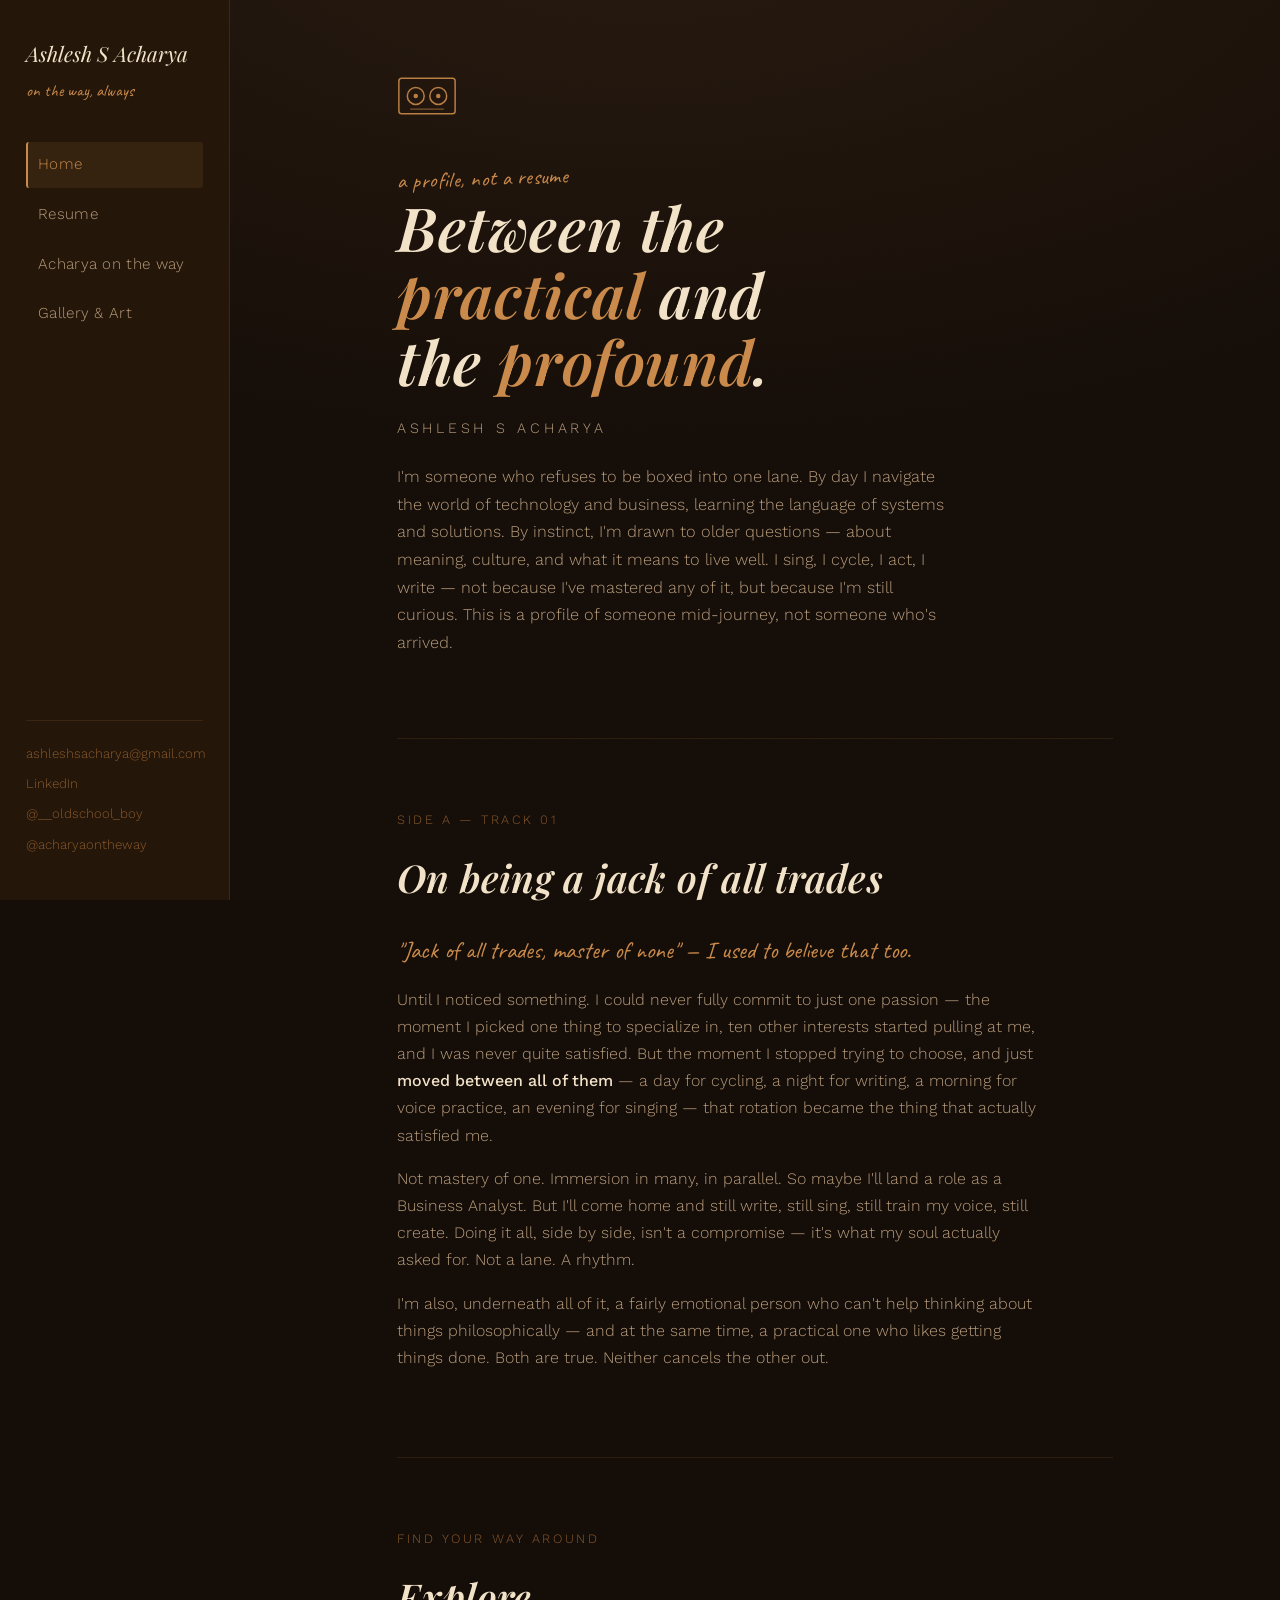
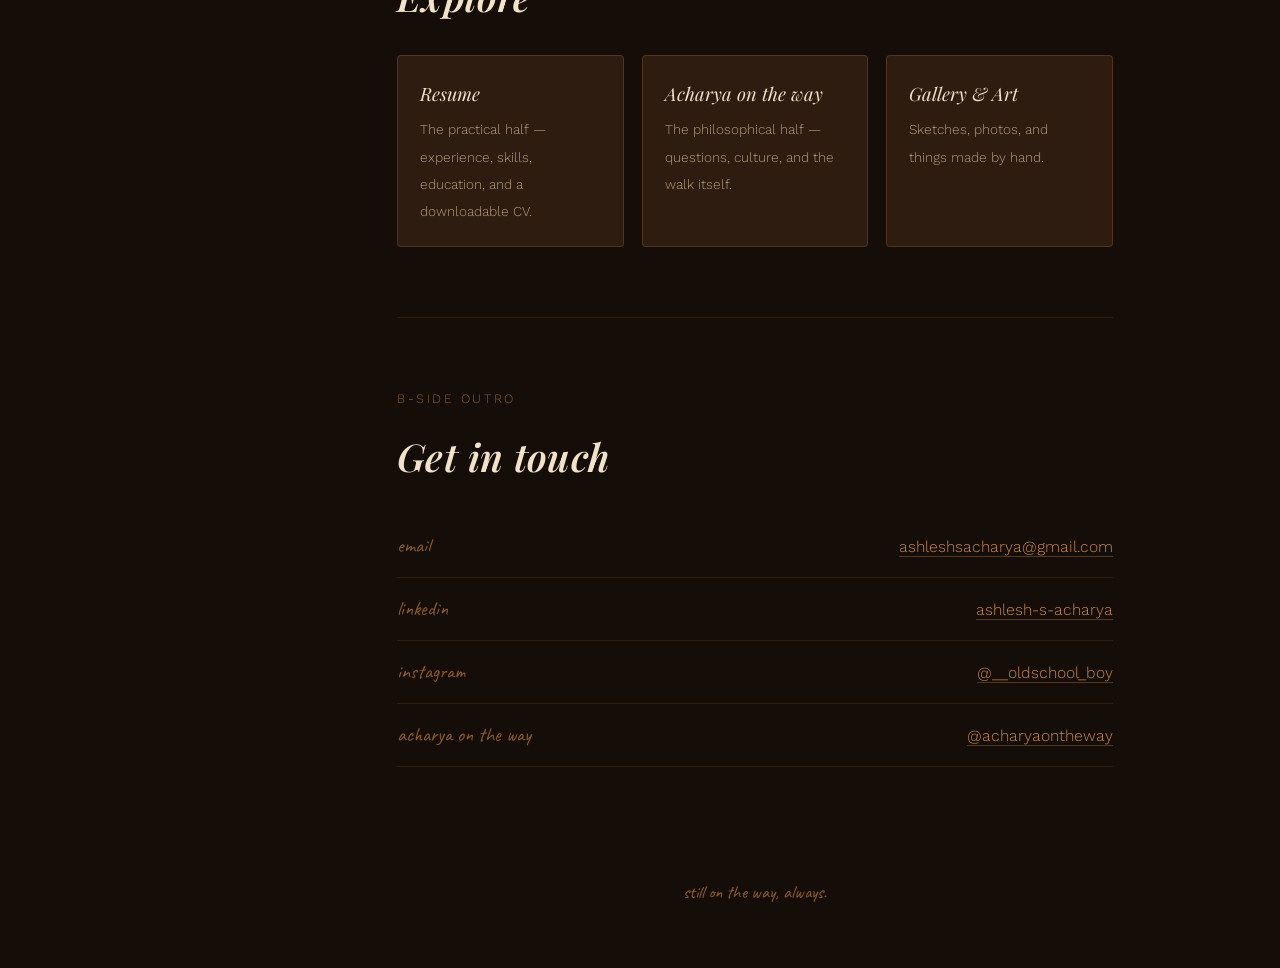
<file: index.html>
<!DOCTYPE html>
<html lang="en">
<head>
<meta charset="UTF-8">
<meta name="viewport" content="width=device-width, initial-scale=1.0">
<title>Ashlesh S Acharya — Between the practical and the profound</title>
<link rel="preconnect" href="https://fonts.googleapis.com">
<link href="https://fonts.googleapis.com/css2?family=Playfair+Display:ital,wght@0,500;0,600;0,700;1,500;1,600&family=Caveat:wght@500;600;700&family=Work+Sans:wght@300;400;500;600&display=swap" rel="stylesheet">
<link rel="stylesheet" href="styles.css">
<style>
  .hero{min-height:82vh; display:flex; flex-direction:column; justify-content:center; padding-top:40px; padding-bottom:40px;}
  .hero .tape{width:60px; height:60px; margin-bottom:26px; opacity:0.9;}
  .hero h1{font-size:clamp(2.2rem, 5.5vw, 3.8rem); line-height:1.1; color:var(--cream); max-width:11ch; font-style:italic;}
  .hero h1 em{font-style:italic; color:var(--caramel);}
  .hero .name{font-family:'Work Sans'; font-size:0.9rem; letter-spacing:0.26em; text-transform:uppercase; color:var(--cream-dim); margin-top:22px;}
  .hero .intro{margin-top:22px; max-width:56ch; color:var(--cream-dim); font-size:1.02rem;}
  .cards{display:grid; grid-template-columns:repeat(auto-fit, minmax(200px,1fr)); gap:18px; margin-top:26px;}
  .nav-card{display:block; border:1px solid rgba(201,138,75,0.22); border-radius:4px; padding:22px 22px; background:var(--bg-card); border-bottom:1px solid rgba(201,138,75,0.22);}
  .nav-card:hover{border-color:var(--caramel);}
  .nav-card .t{font-family:'Playfair Display'; font-style:italic; color:var(--cream); font-size:1.15rem; display:block; margin-bottom:6px;}
  .nav-card .d{color:var(--cream-dim); font-size:0.85rem;}
</style>
</head>
<body>
<div class="layout">

  <aside class="sidebar" id="sidebar">
    <div class="brand">Ashlesh S Acharya</div>
    <span class="brand-sub">on the way, always</span>
    <button class="menu-toggle" id="menuToggle">Menu</button>
    <nav>
      <a href="index.html" class="active">Home</a>
      <a href="resume.html">Resume</a>
      <a href="acharya.html">Acharya on the way</a>
      <a href="gallery.html">Gallery &amp; Art</a>
    </nav>
    <div class="side-contact">
      <a href="mailto:ashleshsacharya@gmail.com">ashleshsacharya@gmail.com</a>
      <a href="https://www.linkedin.com/in/ashlesh-s-acharya" target="_blank" rel="noopener">LinkedIn</a>
      <a href="https://www.instagram.com/__oldschool_boy" target="_blank" rel="noopener">@__oldschool_boy</a>
      <a href="https://www.instagram.com/acharyaontheway" target="_blank" rel="noopener">@acharyaontheway</a>
    </div>
  </aside>

  <main class="content">
    <div class="wrap">

      <section class="hero">
        <svg class="tape" viewBox="0 0 64 64" fill="none" xmlns="http://www.w3.org/2000/svg">
          <rect x="2" y="14" width="60" height="38" rx="3" stroke="#c98a4b" stroke-width="1.6"/>
          <circle cx="20" cy="33" r="9" stroke="#c98a4b" stroke-width="1.6"/>
          <circle cx="44" cy="33" r="9" stroke="#c98a4b" stroke-width="1.6"/>
          <circle cx="20" cy="33" r="2.4" fill="#c98a4b"/>
          <circle cx="44" cy="33" r="2.4" fill="#c98a4b"/>
          <path d="M14 47 h36" stroke="#c98a4b" stroke-width="1.2" opacity="0.6"/>
        </svg>
        <span class="eyebrow">a profile, not a resume</span>
        <h1>Between the <em>practical</em> and the <em>profound</em>.</h1>
        <div class="name">Ashlesh S Acharya</div>
        <p class="intro" id="hero-intro">I'm someone who refuses to be boxed into one lane. By day I navigate the world of technology and business, learning the language of systems and solutions. By instinct, I'm drawn to older questions — about meaning, culture, and what it means to live well. I sing, I cycle, I act, I write — not because I've mastered any of it, but because I'm still curious. This is a profile of someone mid-journey, not someone who's arrived.</p>
      </section>

      <section class="reveal" id="about">
        <span class="track-num">SIDE A — TRACK 01</span>
        <h2>On being a jack of all trades</h2>
        <span class="lede">"Jack of all trades, master of none" — I used to believe that too.</span>
        <p>Until I noticed something. I could never fully commit to just one passion — the moment I picked one thing to specialize in, ten other interests started pulling at me, and I was never quite satisfied. But the moment I stopped trying to choose, and just <strong>moved between all of them</strong> — a day for cycling, a night for writing, a morning for voice practice, an evening for singing — that rotation became the thing that actually satisfied me.</p>
        <p>Not mastery of one. Immersion in many, in parallel. So maybe I'll land a role as a Business Analyst. But I'll come home and still write, still sing, still train my voice, still create. Doing it all, side by side, isn't a compromise — it's what my soul actually asked for. Not a lane. A rhythm.</p>
        <p>I'm also, underneath all of it, a fairly emotional person who can't help thinking about things philosophically — and at the same time, a practical one who likes getting things done. Both are true. Neither cancels the other out.</p>
      </section>

      <section class="reveal" id="explore">
        <span class="track-num">FIND YOUR WAY AROUND</span>
        <h2>Explore</h2>
        <div class="cards">
          <a class="nav-card" href="resume.html">
            <span class="t">Resume</span>
            <span class="d">The practical half — experience, skills, education, and a downloadable CV.</span>
          </a>
          <a class="nav-card" href="acharya.html">
            <span class="t">Acharya on the way</span>
            <span class="d">The philosophical half — questions, culture, and the walk itself.</span>
          </a>
          <a class="nav-card" href="gallery.html">
            <span class="t">Gallery &amp; Art</span>
            <span class="d">Sketches, photos, and things made by hand.</span>
          </a>
        </div>
      </section>

      <section class="reveal" id="contact">
        <span class="track-num">B-SIDE OUTRO</span>
        <h2>Get in touch</h2>
        <ul class="contact-list">
          <li><span class="k">email</span><span class="v"><a href="mailto:ashleshsacharya@gmail.com">ashleshsacharya@gmail.com</a></span></li>
          <li><span class="k">linkedin</span><span class="v"><a href="https://www.linkedin.com/in/ashlesh-s-acharya" target="_blank" rel="noopener">ashlesh-s-acharya</a></span></li>
          <li><span class="k">instagram</span><span class="v"><a href="https://www.instagram.com/__oldschool_boy" target="_blank" rel="noopener">@__oldschool_boy</a></span></li>
          <li><span class="k">acharya on the way</span><span class="v"><a href="https://www.instagram.com/acharyaontheway" target="_blank" rel="noopener">@acharyaontheway</a></span></li>
        </ul>
      </section>

      <footer>still on the way, always.</footer>

    </div>
  </main>
</div>

<script>
  const els = document.querySelectorAll('.reveal');
  const io = new IntersectionObserver((entries)=>{ entries.forEach(e=>{ if(e.isIntersecting){ e.target.classList.add('in'); } }); }, {threshold:0.12});
  els.forEach(el=>io.observe(el));
  const toggle = document.getElementById('menuToggle');
  const sidebar = document.getElementById('sidebar');
  if(toggle){ toggle.addEventListener('click', ()=> sidebar.classList.toggle('open')); }
</script>
</body>
</html>
</file>
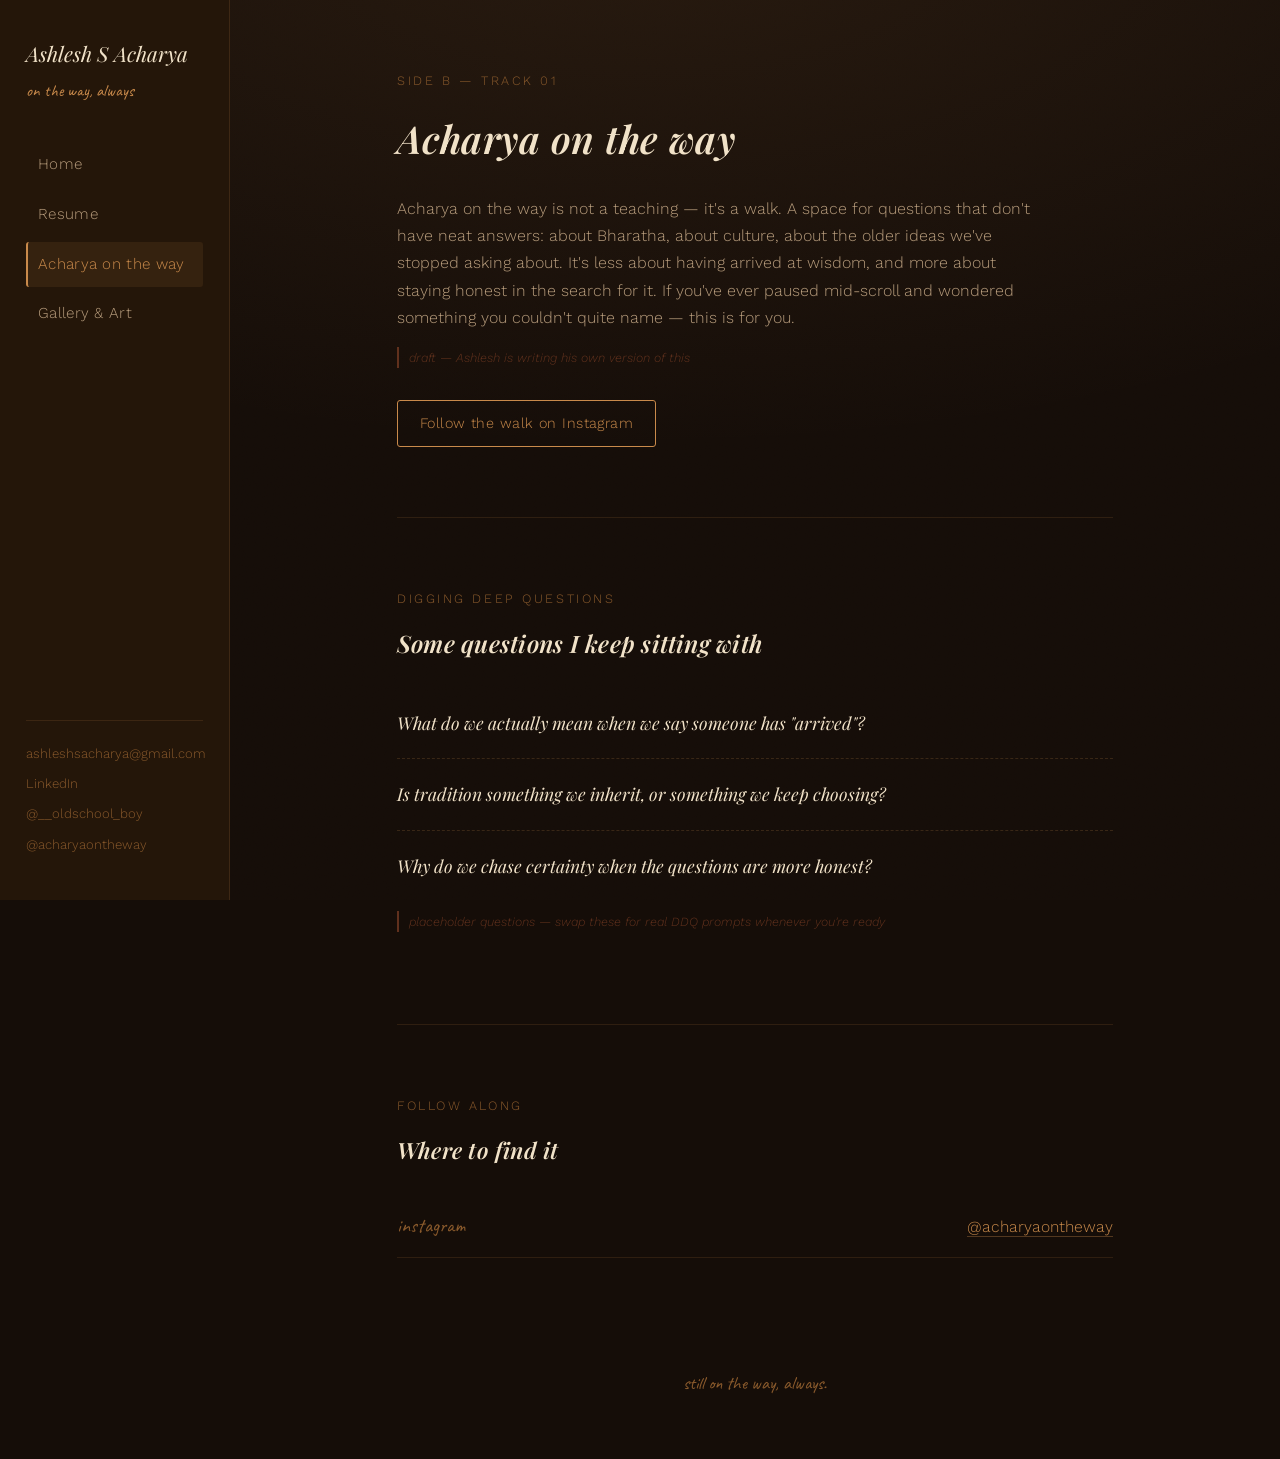
<file: acharya.html>
<!DOCTYPE html>
<html lang="en">
<head>
<meta charset="UTF-8">
<meta name="viewport" content="width=device-width, initial-scale=1.0">
<title>Acharya on the way — Ashlesh S Acharya</title>
<link rel="preconnect" href="https://fonts.googleapis.com">
<link href="https://fonts.googleapis.com/css2?family=Playfair+Display:ital,wght@0,500;0,600;0,700;1,500;1,600&family=Caveat:wght@500;600;700&family=Work+Sans:wght@300;400;500;600&display=swap" rel="stylesheet">
<link rel="stylesheet" href="styles.css">
<style>
  .q-list{margin-top:10px;}
  .q-item{padding:20px 0; border-bottom:1px dashed rgba(201,138,75,0.2);}
  .q-item:last-child{border-bottom:none;}
  .q-item .q{font-family:'Playfair Display'; font-style:italic; color:var(--cream); font-size:1.1rem;}
</style>
</head>
<body>
<div class="layout">

  <aside class="sidebar" id="sidebar">
    <div class="brand">Ashlesh S Acharya</div>
    <span class="brand-sub">on the way, always</span>
    <button class="menu-toggle" id="menuToggle">Menu</button>
    <nav>
      <a href="index.html">Home</a>
      <a href="resume.html">Resume</a>
      <a href="acharya.html" class="active">Acharya on the way</a>
      <a href="gallery.html">Gallery &amp; Art</a>
    </nav>
    <div class="side-contact">
      <a href="mailto:ashleshsacharya@gmail.com">ashleshsacharya@gmail.com</a>
      <a href="https://www.linkedin.com/in/ashlesh-s-acharya" target="_blank" rel="noopener">LinkedIn</a>
      <a href="https://www.instagram.com/__oldschool_boy" target="_blank" rel="noopener">@__oldschool_boy</a>
      <a href="https://www.instagram.com/acharyaontheway" target="_blank" rel="noopener">@acharyaontheway</a>
    </div>
  </aside>

  <main class="content">
    <div class="wrap">

      <section style="padding-top:70px;">
        <span class="track-num">SIDE B — TRACK 01</span>
        <h2>Acharya on the way</h2>
        <p id="acharya-desc">Acharya on the way is not a teaching — it's a walk. A space for questions that don't have neat answers: about Bharatha, about culture, about the older ideas we've stopped asking about. It's less about having arrived at wisdom, and more about staying honest in the search for it. If you've ever paused mid-scroll and wondered something you couldn't quite name — this is for you.</p>
        <div class="draft-note">draft — Ashlesh is writing his own version of this</div>
        <a class="btn" href="https://www.instagram.com/acharyaontheway" target="_blank" rel="noopener">Follow the walk on Instagram</a>
      </section>

      <section class="reveal">
        <span class="track-num">DIGGING DEEP QUESTIONS</span>
        <h2 style="font-size:1.5rem;">Some questions I keep sitting with</h2>
        <div class="q-list">
          <div class="q-item"><span class="q">What do we actually mean when we say someone has "arrived"?</span></div>
          <div class="q-item"><span class="q">Is tradition something we inherit, or something we keep choosing?</span></div>
          <div class="q-item"><span class="q">Why do we chase certainty when the questions are more honest?</span></div>
        </div>
        <div class="draft-note">placeholder questions — swap these for real DDQ prompts whenever you're ready</div>
      </section>

      <section class="reveal" id="contact">
        <span class="track-num">FOLLOW ALONG</span>
        <h2 style="font-size:1.4rem;">Where to find it</h2>
        <ul class="contact-list">
          <li><span class="k">instagram</span><span class="v"><a href="https://www.instagram.com/acharyaontheway" target="_blank" rel="noopener">@acharyaontheway</a></span></li>
        </ul>
      </section>

      <footer>still on the way, always.</footer>

    </div>
  </main>
</div>

<script>
  const els = document.querySelectorAll('.reveal');
  const io = new IntersectionObserver((entries)=>{ entries.forEach(e=>{ if(e.isIntersecting){ e.target.classList.add('in'); } }); }, {threshold:0.1});
  els.forEach(el=>io.observe(el));
  const toggle = document.getElementById('menuToggle');
  const sidebar = document.getElementById('sidebar');
  if(toggle){ toggle.addEventListener('click', ()=> sidebar.classList.toggle('open')); }
</script>
</body>
</html>
</file>
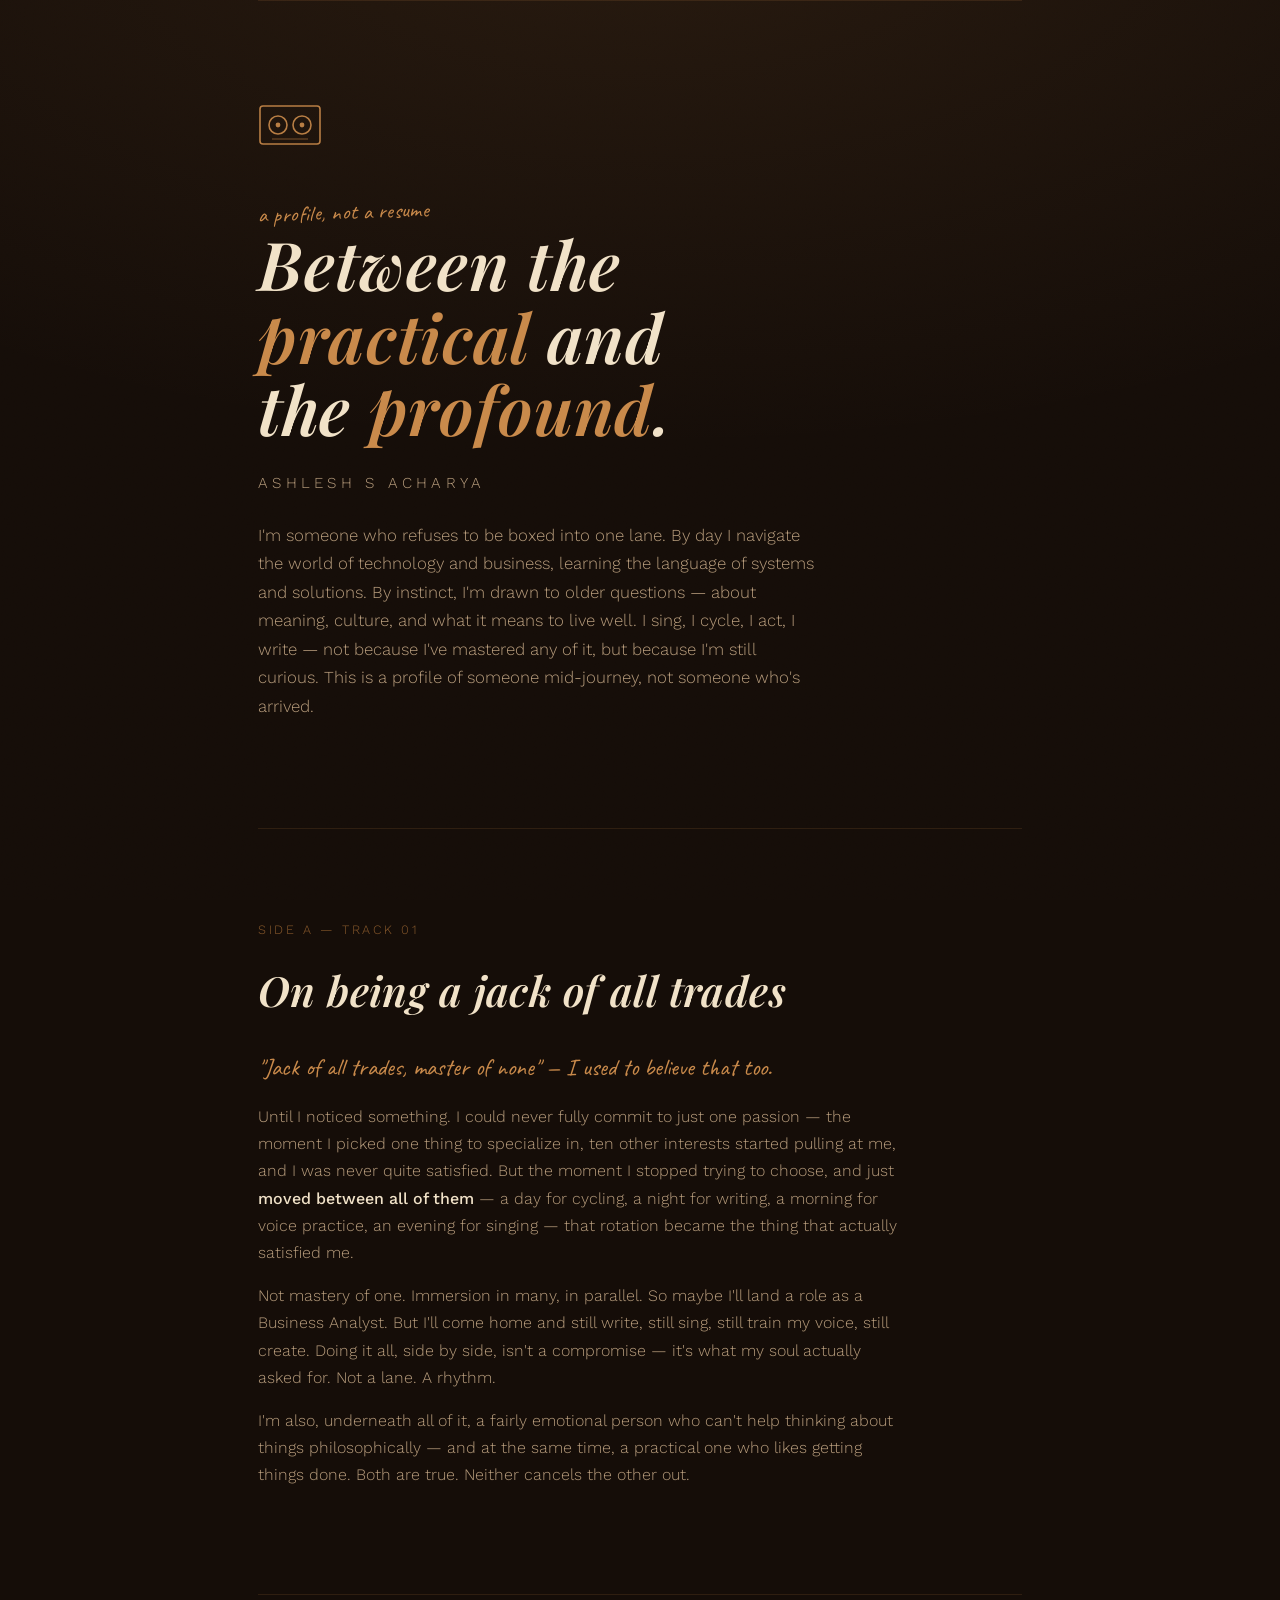
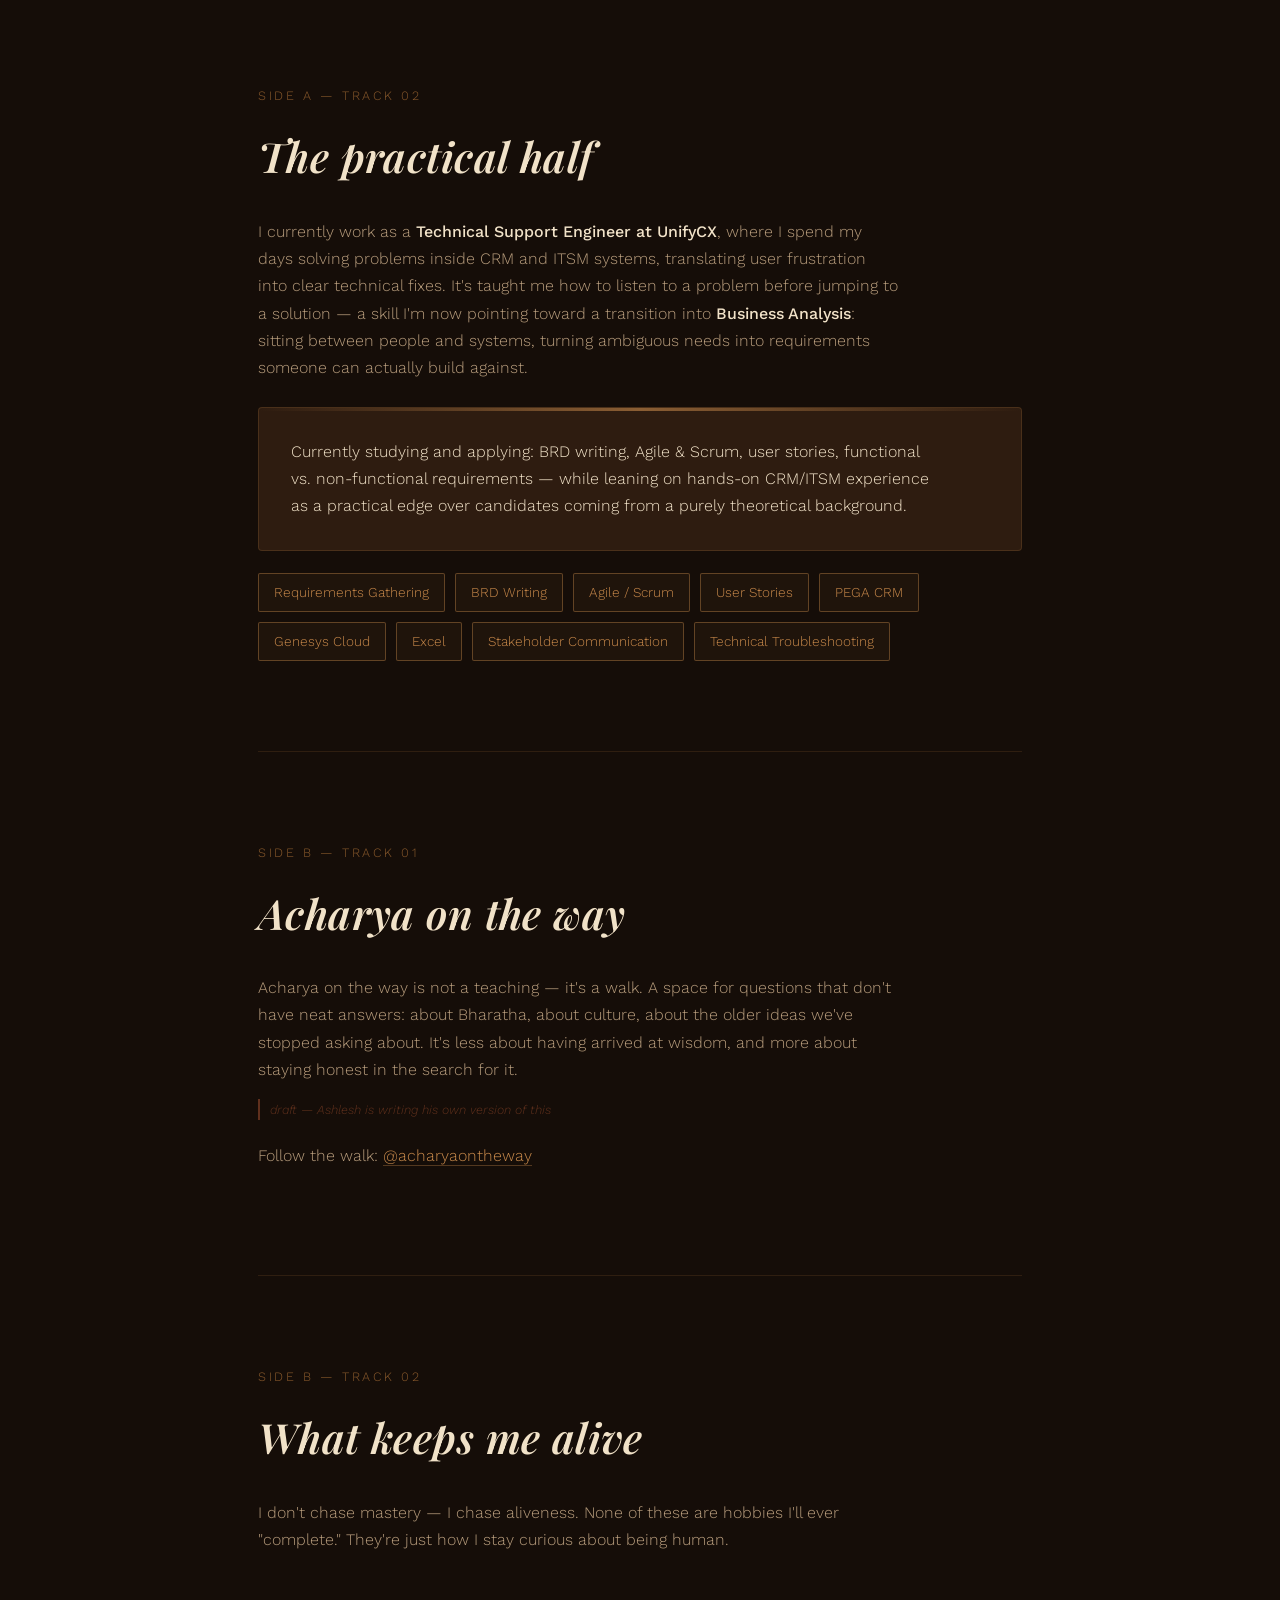
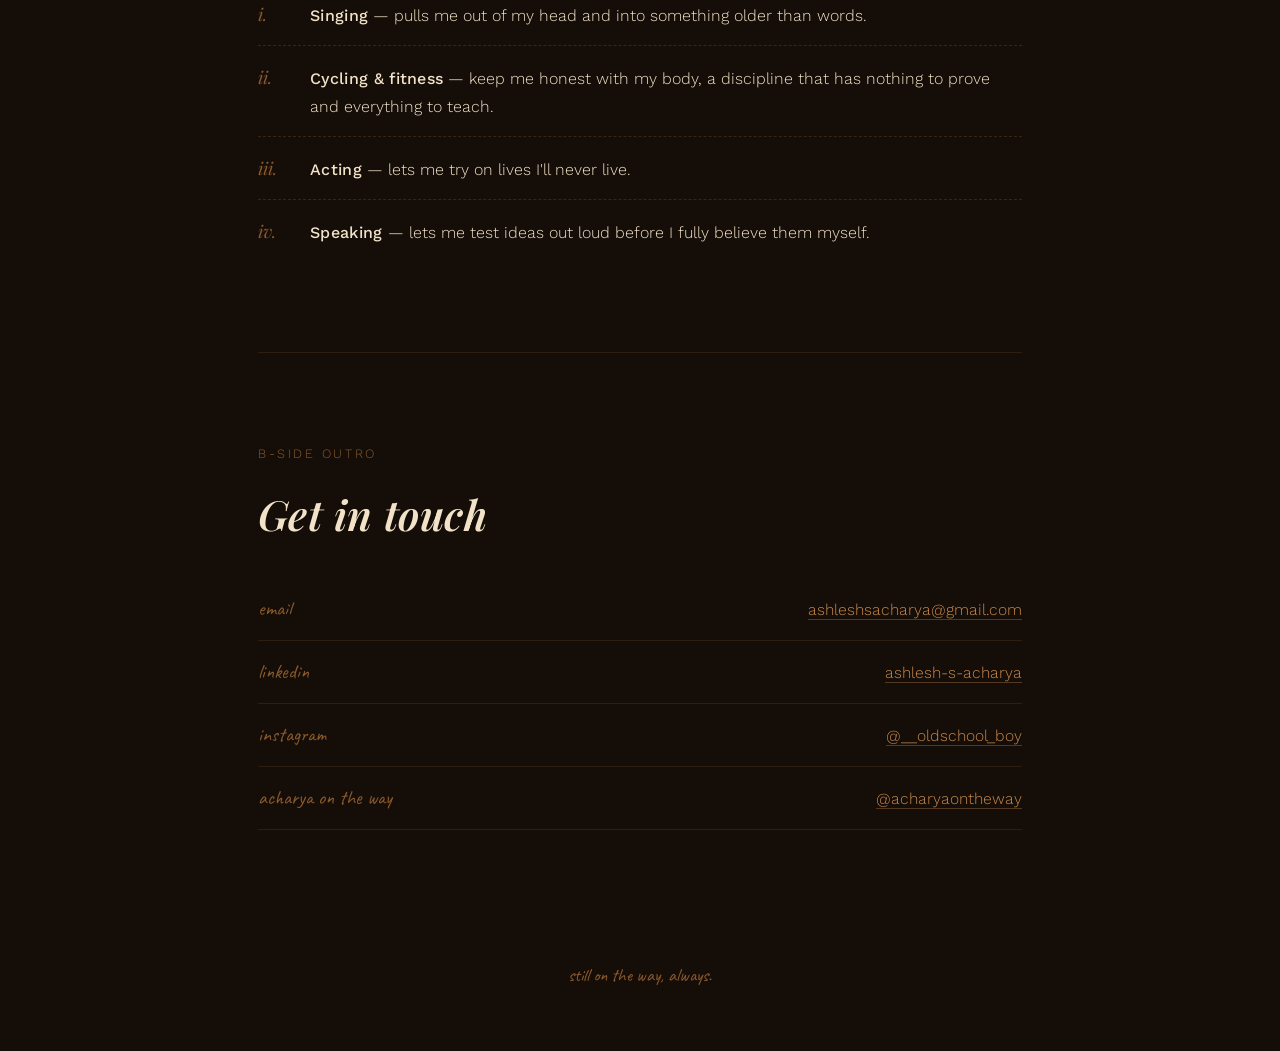
<file: indexold.html>
<!DOCTYPE html>
<html lang="en">
<head>
<meta charset="UTF-8">
<meta name="viewport" content="width=device-width, initial-scale=1.0">
<title>Ashlesh S Acharya — Between the practical and the profound</title>
<link rel="preconnect" href="https://fonts.googleapis.com">
<link href="https://fonts.googleapis.com/css2?family=Playfair+Display:ital,wght@0,500;0,600;0,700;1,500;1,600&family=Caveat:wght@500;600;700&family=Work+Sans:wght@300;400;500;600&display=swap" rel="stylesheet">
<style>
  :root{
    --bg-void:#150d08;
    --bg-cocoa:#241609;
    --bg-card:#2e1c10;
    --caramel:#c98a4b;
    --caramel-dim:#8a5a2c;
    --rust:#7a3d24;
    --cream:#f1e2c8;
    --cream-dim:#b79c7c;
    --film-grain: url("data:image/svg+xml,%3Csvg xmlns='http://www.w3.org/2000/svg' width='120' height='120'%3E%3Cfilter id='n'%3E%3CfeTurbulence type='fractalNoise' baseFrequency='0.9' numOctaves='2' stitchTiles='stitch'/%3E%3C/filter%3E%3Crect width='100%25' height='100%25' filter='url(%23n)' opacity='0.05'/%3E%3C/svg%3E");
  }
  *{box-sizing:border-box; margin:0; padding:0;}
  html{scroll-behavior:smooth;}
  body{
    background:
      radial-gradient(ellipse 90% 60% at 50% -10%, rgba(201,138,75,0.10), transparent),
      var(--bg-void);
    background-attachment:fixed;
    color:var(--cream);
    font-family:'Work Sans', sans-serif;
    font-weight:300;
    line-height:1.7;
    position:relative;
    overflow-x:hidden;
  }
  body::before{
    content:"";
    position:fixed; inset:0;
    background-image:var(--film-grain);
    pointer-events:none;
    z-index:1;
    mix-blend-mode:overlay;
  }
  .wrap{max-width:820px; margin:0 auto; padding:0 28px; position:relative; z-index:2;}

  ::selection{background:var(--caramel); color:var(--bg-void);}

  a{color:var(--caramel); text-decoration:none; border-bottom:1px solid rgba(201,138,75,0.35); transition:border-color .25s, color .25s;}
  a:hover{border-color:var(--caramel); color:#e0a86a;}

  h1,h2,h3{font-family:'Playfair Display', serif; font-weight:600; letter-spacing:0.01em;}

  .eyebrow{
    font-family:'Caveat', cursive;
    font-size:1.35rem;
    color:var(--caramel);
    letter-spacing:0.02em;
    display:inline-block;
    transform:rotate(-2deg);
    margin-bottom:6px;
  }

  /* ---- Hero ---- */
  .hero{
    min-height:92vh;
    display:flex;
    flex-direction:column;
    justify-content:center;
    padding-top:60px;
    padding-bottom:60px;
    position:relative;
  }
  .hero .tape{
    width:64px; height:64px;
    margin-bottom:28px;
    opacity:0.9;
  }
  .hero h1{
    font-size:clamp(2.4rem, 6vw, 4.2rem);
    line-height:1.08;
    color:var(--cream);
    max-width:11ch;
    font-style:italic;
    font-weight:600;
  }
  .hero h1 em{
    font-style:italic;
    color:var(--caramel);
  }
  .hero .name{
    font-family:'Work Sans', sans-serif;
    font-size:0.95rem;
    letter-spacing:0.28em;
    text-transform:uppercase;
    color:var(--cream-dim);
    margin-top:26px;
  }
  .hero .intro{
    margin-top:24px;
    max-width:56ch;
    color:var(--cream-dim);
    font-size:1.05rem;
  }
  .scroll-cue{
    position:absolute;
    bottom:18px; left:28px;
    font-family:'Caveat', cursive;
    font-size:1.1rem;
    color:var(--caramel-dim);
    animation:bob 2.4s ease-in-out infinite;
  }
  @keyframes bob{0%,100%{transform:translateY(0);}50%{transform:translateY(6px);}}

  /* ---- sections ---- */
  section{
    padding:90px 0;
    border-top:1px solid rgba(201,138,75,0.14);
    position:relative;
  }
  .reveal{opacity:0; transform:translateY(24px); transition:opacity .8s ease, transform .8s ease;}
  .reveal.in{opacity:1; transform:translateY(0);}

  .track-num{
    font-family:'Work Sans';
    font-size:0.8rem;
    color:var(--caramel-dim);
    letter-spacing:0.2em;
    margin-bottom:14px;
    display:block;
  }

  section h2{
    font-size:clamp(1.8rem, 4vw, 2.6rem);
    color:var(--cream);
    margin-bottom:26px;
    font-style:italic;
  }

  .lede{
    font-family:'Caveat', cursive;
    font-size:1.5rem;
    color:var(--caramel);
    margin-bottom:18px;
    display:block;
    line-height:1.4;
  }

  p{color:var(--cream-dim); max-width:64ch; margin-bottom:16px;}
  p strong{color:var(--cream); font-weight:500;}

  .draft-note{
    font-size:0.78rem;
    color:var(--rust);
    font-style:italic;
    border-left:2px solid var(--rust);
    padding-left:10px;
    margin:10px 0 22px;
    opacity:0.75;
  }

  /* skills */
  .skills{
    display:flex; flex-wrap:wrap; gap:10px;
    margin-top:22px;
  }
  .skills span{
    border:1px solid rgba(201,138,75,0.4);
    color:var(--caramel);
    padding:7px 15px;
    border-radius:2px;
    font-size:0.85rem;
    background:rgba(201,138,75,0.06);
  }

  /* interests as mixtape tracks */
  .tracklist{margin-top:30px;}
  .track{
    display:grid;
    grid-template-columns:36px 1fr;
    gap:16px;
    padding:16px 0;
    border-bottom:1px dashed rgba(201,138,75,0.2);
    align-items:baseline;
  }
  .track:last-child{border-bottom:none;}
  .track .idx{font-family:'Playfair Display'; font-style:italic; color:var(--caramel-dim); font-size:1.1rem;}
  .track .label{color:var(--cream); font-weight:500; letter-spacing:0.02em;}

  /* card */
  .card{
    background:var(--bg-card);
    border:1px solid rgba(201,138,75,0.18);
    border-radius:4px;
    padding:30px 32px;
    margin-top:26px;
    position:relative;
  }
  .card::before{
    content:"";
    position:absolute; top:0; left:0; right:0; height:3px;
    background:linear-gradient(90deg, transparent, var(--caramel), transparent);
    opacity:0.6;
  }

  /* contact */
  .contact-list{list-style:none; margin-top:28px;}
  .contact-list li{
    padding:14px 0;
    border-bottom:1px solid rgba(201,138,75,0.14);
    display:flex;
    justify-content:space-between;
    align-items:baseline;
    flex-wrap:wrap;
    gap:8px;
  }
  .contact-list .k{
    font-family:'Caveat', cursive;
    font-size:1.25rem;
    color:var(--caramel-dim);
  }
  .contact-list .v{font-size:0.98rem;}

  footer{
    padding:40px 0 60px;
    text-align:center;
    color:var(--caramel-dim);
    font-family:'Caveat', cursive;
    font-size:1.15rem;
  }

  @media (max-width:600px){
    section{padding:64px 0;}
    .hero{min-height:86vh;}
  }
</style>
</head>
<body>

<div class="wrap">

  <section class="hero">
    <svg class="tape" viewBox="0 0 64 64" fill="none" xmlns="http://www.w3.org/2000/svg">
      <rect x="2" y="14" width="60" height="38" rx="3" stroke="#c98a4b" stroke-width="1.6"/>
      <circle cx="20" cy="33" r="9" stroke="#c98a4b" stroke-width="1.6"/>
      <circle cx="44" cy="33" r="9" stroke="#c98a4b" stroke-width="1.6"/>
      <circle cx="20" cy="33" r="2.4" fill="#c98a4b"/>
      <circle cx="44" cy="33" r="2.4" fill="#c98a4b"/>
      <path d="M14 47 h36" stroke="#c98a4b" stroke-width="1.2" opacity="0.6"/>
    </svg>
    <span class="eyebrow">a profile, not a resume</span>
    <h1>Between the <em>practical</em> and the <em>profound</em>.</h1>
    <div class="name">Ashlesh S Acharya</div>
    <p class="intro" id="hero-intro">I'm someone who refuses to be boxed into one lane. By day I navigate the world of technology and business, learning the language of systems and solutions. By instinct, I'm drawn to older questions — about meaning, culture, and what it means to live well. I sing, I cycle, I act, I write — not because I've mastered any of it, but because I'm still curious. This is a profile of someone mid-journey, not someone who's arrived.</p>
  </section>

  <section class="reveal" id="about">
    <span class="track-num">SIDE A — TRACK 01</span>
    <h2>On being a jack of all trades</h2>
    <span class="lede">"Jack of all trades, master of none" — I used to believe that too.</span>
    <p>Until I noticed something. I could never fully commit to just one passion — the moment I picked one thing to specialize in, ten other interests started pulling at me, and I was never quite satisfied. But the moment I stopped trying to choose, and just <strong>moved between all of them</strong> — a day for cycling, a night for writing, a morning for voice practice, an evening for singing — that rotation became the thing that actually satisfied me.</p>
    <p>Not mastery of one. Immersion in many, in parallel. So maybe I'll land a role as a Business Analyst. But I'll come home and still write, still sing, still train my voice, still create. Doing it all, side by side, isn't a compromise — it's what my soul actually asked for. Not a lane. A rhythm.</p>
    <p>I'm also, underneath all of it, a fairly emotional person who can't help thinking about things philosophically — and at the same time, a practical one who likes getting things done. Both are true. Neither cancels the other out.</p>
  </section>

  <section class="reveal" id="work">
    <span class="track-num">SIDE A — TRACK 02</span>
    <h2>The practical half</h2>
    <p>I currently work as a <strong>Technical Support Engineer at UnifyCX</strong>, where I spend my days solving problems inside CRM and ITSM systems, translating user frustration into clear technical fixes. It's taught me how to listen to a problem before jumping to a solution — a skill I'm now pointing toward a transition into <strong>Business Analysis</strong>: sitting between people and systems, turning ambiguous needs into requirements someone can actually build against.</p>
    <div class="card">
      <p style="margin-bottom:0; color:var(--cream);">Currently studying and applying: BRD writing, Agile &amp; Scrum, user stories, functional vs. non-functional requirements — while leaning on hands-on CRM/ITSM experience as a practical edge over candidates coming from a purely theoretical background.</p>
    </div>
    <div class="skills">
      <span>Requirements Gathering</span>
      <span>BRD Writing</span>
      <span>Agile / Scrum</span>
      <span>User Stories</span>
      <span>PEGA CRM</span>
      <span>Genesys Cloud</span>
      <span>Excel</span>
      <span>Stakeholder Communication</span>
      <span>Technical Troubleshooting</span>
    </div>
  </section>

  <section class="reveal" id="acharya">
    <span class="track-num">SIDE B — TRACK 01</span>
    <h2>Acharya on the way</h2>
    <p id="acharya-desc">Acharya on the way is not a teaching — it's a walk. A space for questions that don't have neat answers: about Bharatha, about culture, about the older ideas we've stopped asking about. It's less about having arrived at wisdom, and more about staying honest in the search for it.</p>
    <div class="draft-note">draft — Ashlesh is writing his own version of this</div>
    <p>Follow the walk: <a href="https://www.instagram.com/acharyaontheway" target="_blank" rel="noopener">@acharyaontheway</a></p>
  </section>

  <section class="reveal" id="interests">
    <span class="track-num">SIDE B — TRACK 02</span>
    <h2>What keeps me alive</h2>
    <p>I don't chase mastery — I chase aliveness. None of these are hobbies I'll ever "complete." They're just how I stay curious about being human.</p>
    <div class="tracklist">
      <div class="track">
        <span class="idx">i.</span>
        <span><span class="label">Singing</span> — pulls me out of my head and into something older than words.</span>
      </div>
      <div class="track">
        <span class="idx">ii.</span>
        <span><span class="label">Cycling &amp; fitness</span> — keep me honest with my body, a discipline that has nothing to prove and everything to teach.</span>
      </div>
      <div class="track">
        <span class="idx">iii.</span>
        <span><span class="label">Acting</span> — lets me try on lives I'll never live.</span>
      </div>
      <div class="track">
        <span class="idx">iv.</span>
        <span><span class="label">Speaking</span> — lets me test ideas out loud before I fully believe them myself.</span>
      </div>
    </div>
  </section>

  <section class="reveal" id="contact">
    <span class="track-num">B-SIDE OUTRO</span>
    <h2>Get in touch</h2>
    <ul class="contact-list">
      <li><span class="k">email</span><span class="v"><a href="mailto:ashleshsacharya@gmail.com">ashleshsacharya@gmail.com</a></span></li>
      <li><span class="k">linkedin</span><span class="v"><a href="https://www.linkedin.com/in/ashlesh-s-acharya" target="_blank" rel="noopener">ashlesh-s-acharya</a></span></li>
      <li><span class="k">instagram</span><span class="v"><a href="https://www.instagram.com/__oldschool_boy" target="_blank" rel="noopener">@__oldschool_boy</a></span></li>
      <li><span class="k">acharya on the way</span><span class="v"><a href="https://www.instagram.com/acharyaontheway" target="_blank" rel="noopener">@acharyaontheway</a></span></li>
    </ul>
  </section>

  <footer>still on the way, always.</footer>

</div>

<script>
  const els = document.querySelectorAll('.reveal');
  const io = new IntersectionObserver((entries)=>{
    entries.forEach(e=>{ if(e.isIntersecting){ e.target.classList.add('in'); } });
  }, {threshold:0.15});
  els.forEach(el=>io.observe(el));
</script>

</body>
</html>
</file>
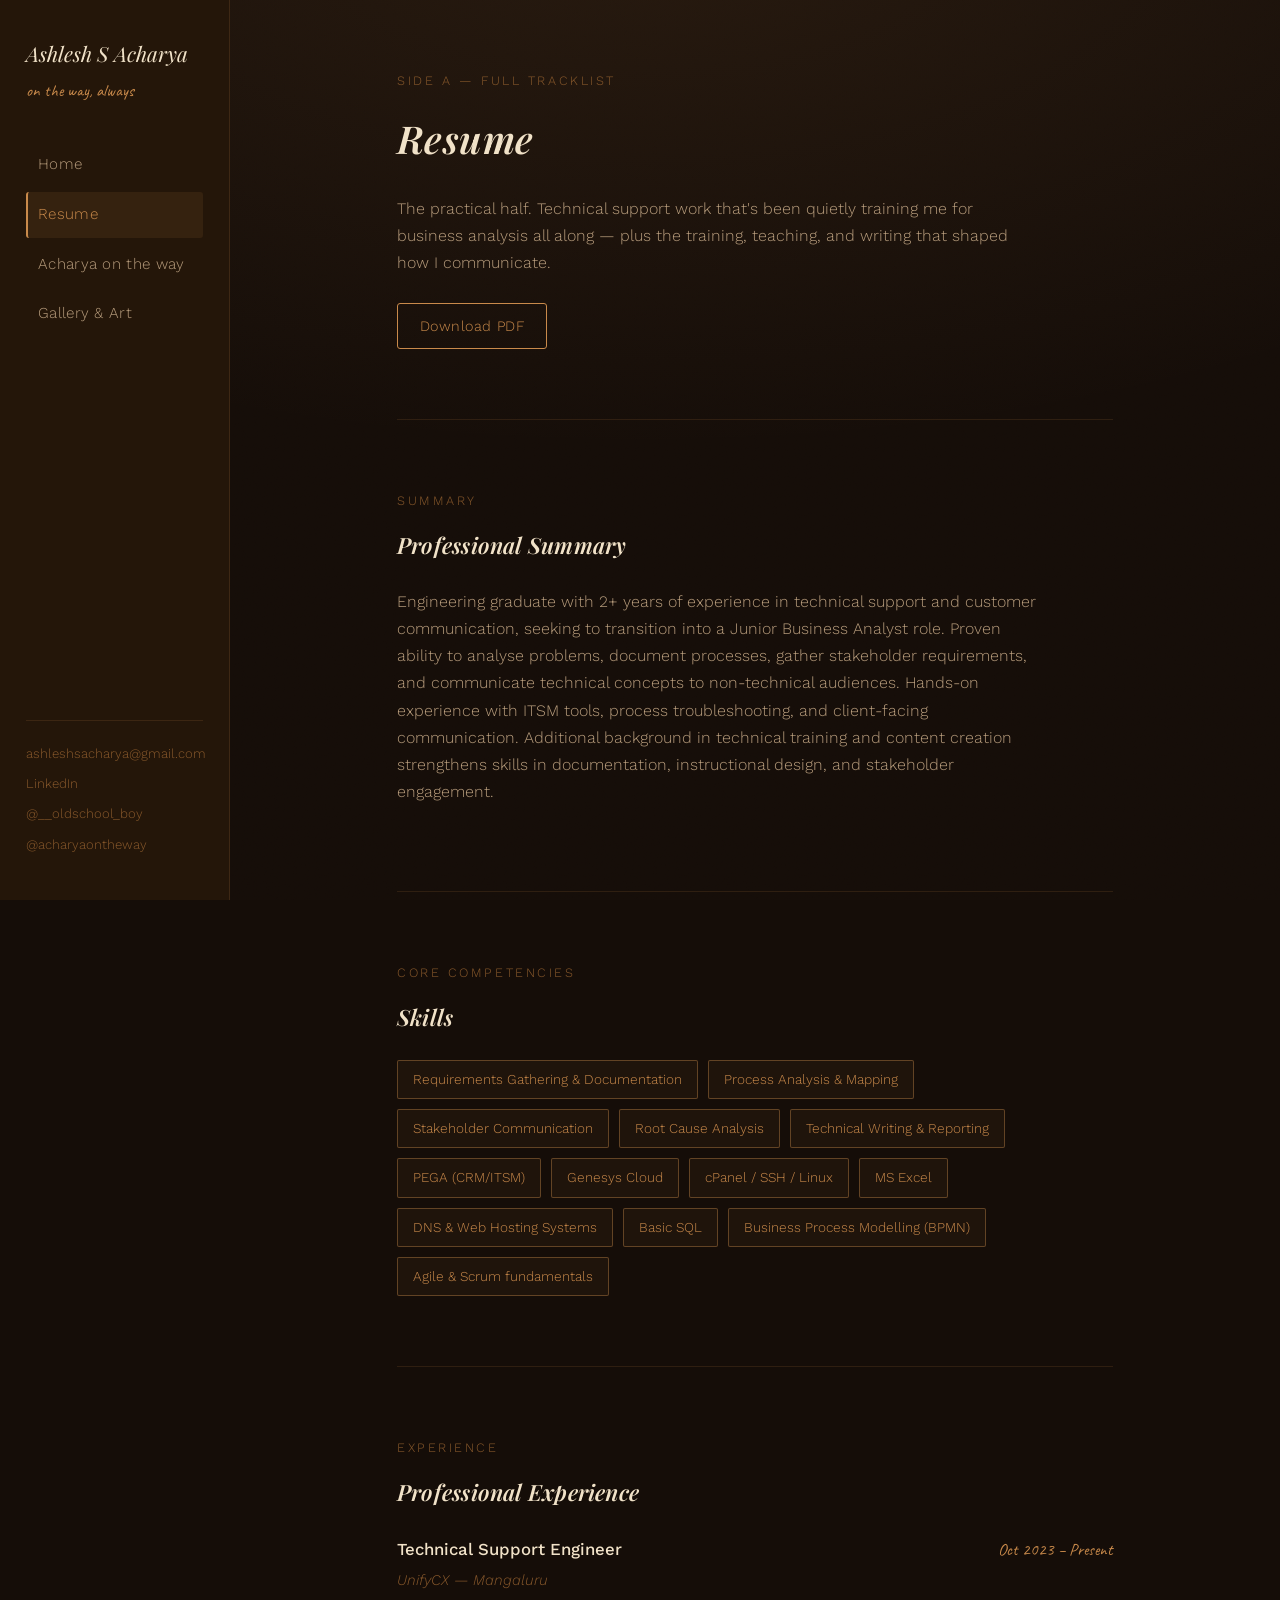
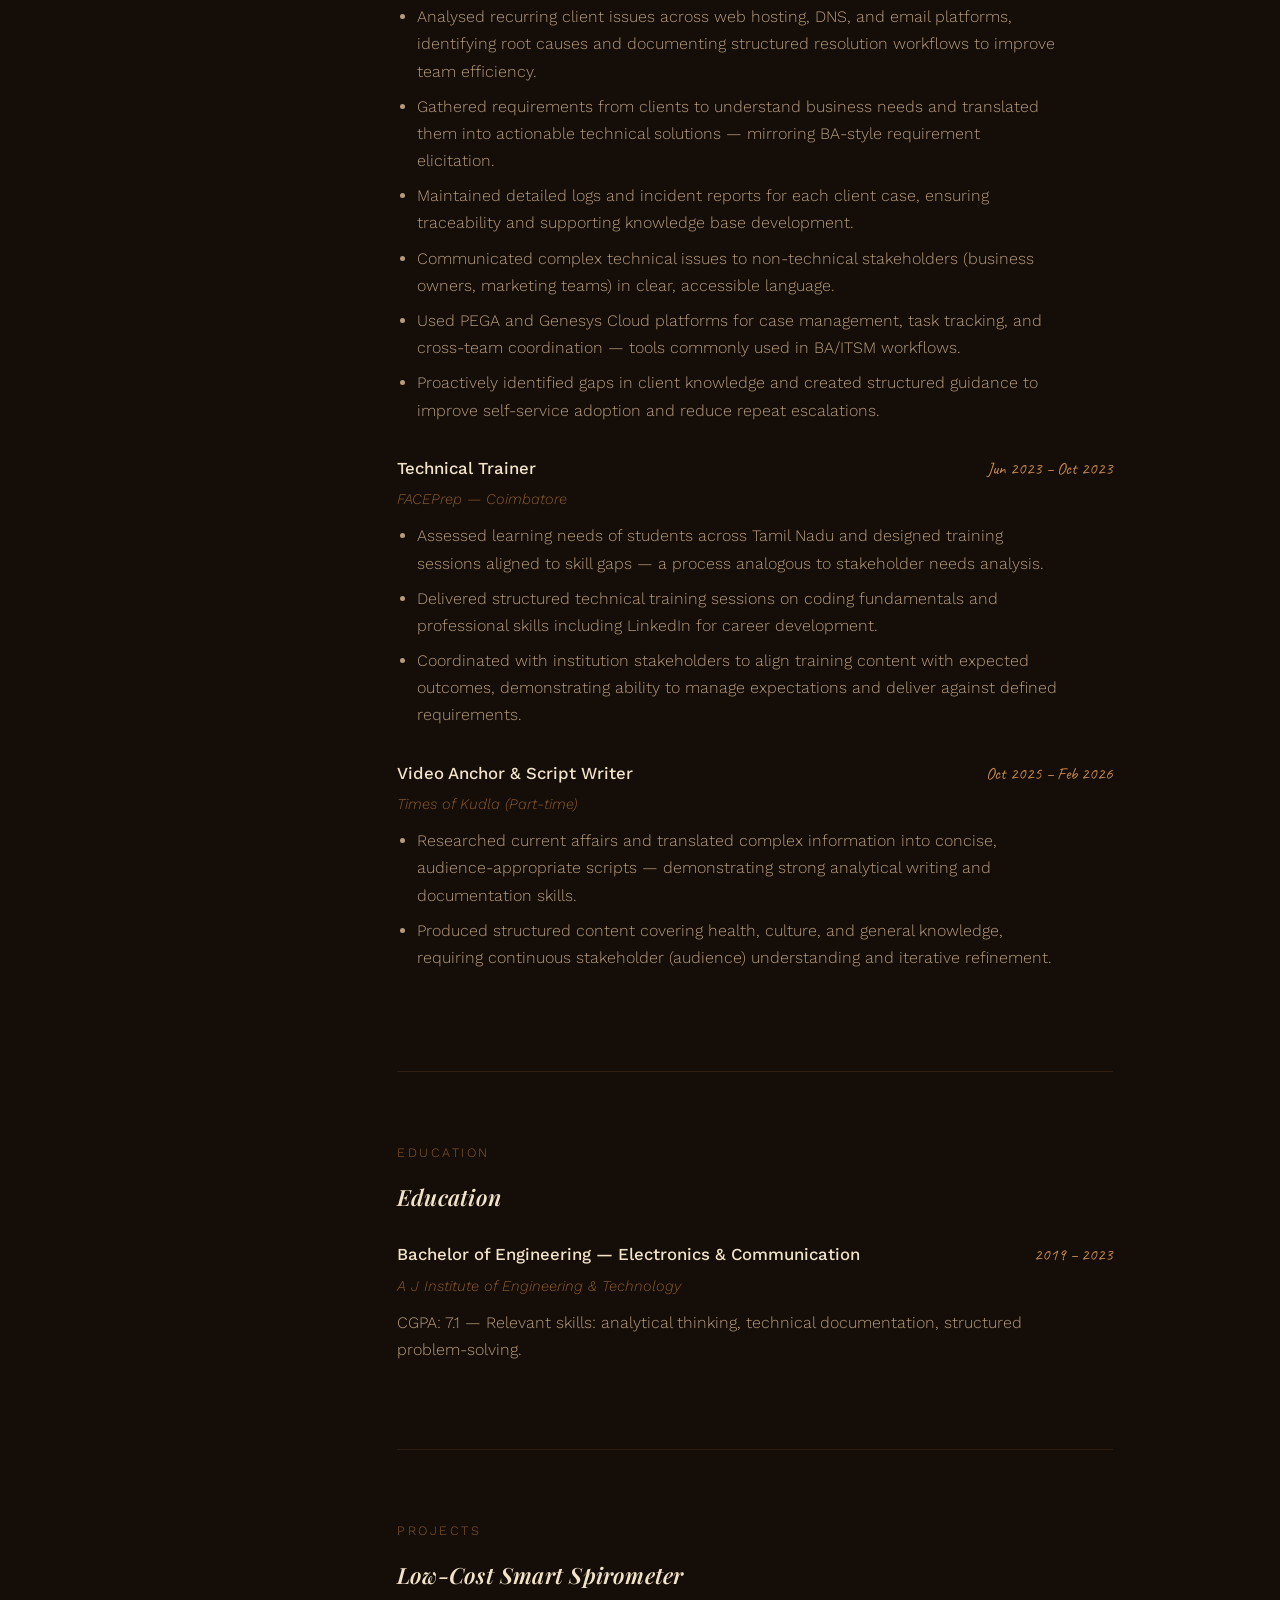
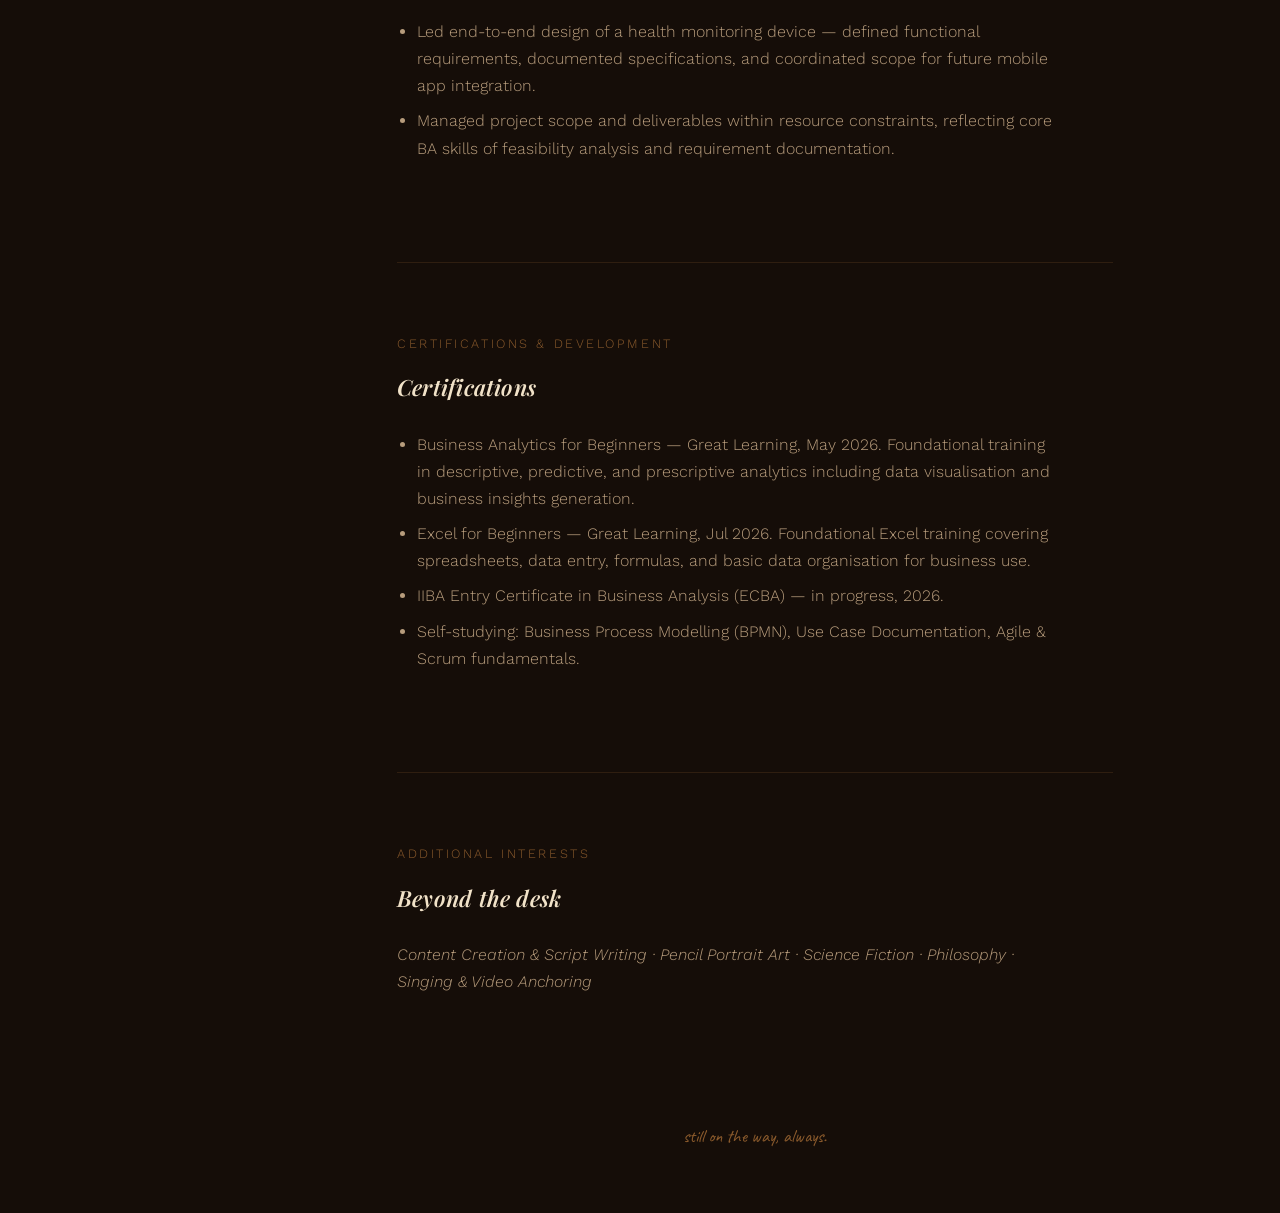
<file: resume.html>
<!DOCTYPE html>
<html lang="en">
<head>
<meta charset="UTF-8">
<meta name="viewport" content="width=device-width, initial-scale=1.0">
<title>Resume — Ashlesh S Acharya</title>
<link rel="preconnect" href="https://fonts.googleapis.com">
<link href="https://fonts.googleapis.com/css2?family=Playfair+Display:ital,wght@0,500;0,600;0,700;1,500;1,600&family=Caveat:wght@500;600;700&family=Work+Sans:wght@300;400;500;600&display=swap" rel="stylesheet">
<link rel="stylesheet" href="styles.css">
</head>
<body>
<div class="layout">

  <aside class="sidebar" id="sidebar">
    <div class="brand">Ashlesh S Acharya</div>
    <span class="brand-sub">on the way, always</span>
    <button class="menu-toggle" id="menuToggle">Menu</button>
    <nav>
      <a href="index.html">Home</a>
      <a href="resume.html" class="active">Resume</a>
      <a href="acharya.html">Acharya on the way</a>
      <a href="gallery.html">Gallery &amp; Art</a>
    </nav>
    <div class="side-contact">
      <a href="mailto:ashleshsacharya@gmail.com">ashleshsacharya@gmail.com</a>
      <a href="https://www.linkedin.com/in/ashlesh-s-acharya" target="_blank" rel="noopener">LinkedIn</a>
      <a href="https://www.instagram.com/__oldschool_boy" target="_blank" rel="noopener">@__oldschool_boy</a>
      <a href="https://www.instagram.com/acharyaontheway" target="_blank" rel="noopener">@acharyaontheway</a>
    </div>
  </aside>

  <main class="content">
    <div class="wrap">

      <section style="padding-top:70px;">
        <span class="track-num">SIDE A — FULL TRACKLIST</span>
        <h2>Resume</h2>
        <p>The practical half. Technical support work that's been quietly training me for business analysis all along — plus the training, teaching, and writing that shaped how I communicate.</p>
        <a class="btn" href="Ashlesh_Acharya_Resume.pdf" download>Download PDF</a>
      </section>

      <section class="reveal">
        <span class="track-num">SUMMARY</span>
        <h2 style="font-size:1.4rem;">Professional Summary</h2>
        <p>Engineering graduate with 2+ years of experience in technical support and customer communication, seeking to transition into a Junior Business Analyst role. Proven ability to analyse problems, document processes, gather stakeholder requirements, and communicate technical concepts to non-technical audiences. Hands-on experience with ITSM tools, process troubleshooting, and client-facing communication. Additional background in technical training and content creation strengthens skills in documentation, instructional design, and stakeholder engagement.</p>
      </section>

      <section class="reveal">
        <span class="track-num">CORE COMPETENCIES</span>
        <h2 style="font-size:1.4rem;">Skills</h2>
        <div class="skills">
          <span>Requirements Gathering &amp; Documentation</span>
          <span>Process Analysis &amp; Mapping</span>
          <span>Stakeholder Communication</span>
          <span>Root Cause Analysis</span>
          <span>Technical Writing &amp; Reporting</span>
          <span>PEGA (CRM/ITSM)</span>
          <span>Genesys Cloud</span>
          <span>cPanel / SSH / Linux</span>
          <span>MS Excel</span>
          <span>DNS &amp; Web Hosting Systems</span>
          <span>Basic SQL</span>
          <span>Business Process Modelling (BPMN)</span>
          <span>Agile &amp; Scrum fundamentals</span>
        </div>
      </section>

      <section class="reveal">
        <span class="track-num">EXPERIENCE</span>
        <h2 style="font-size:1.4rem;">Professional Experience</h2>

        <div class="cv-row">
          <span class="cv-role">Technical Support Engineer</span>
          <span class="cv-date">Oct 2023 – Present</span>
        </div>
        <div class="cv-org">UnifyCX — Mangaluru</div>
        <ul class="cv-bullets">
          <li>Analysed recurring client issues across web hosting, DNS, and email platforms, identifying root causes and documenting structured resolution workflows to improve team efficiency.</li>
          <li>Gathered requirements from clients to understand business needs and translated them into actionable technical solutions — mirroring BA-style requirement elicitation.</li>
          <li>Maintained detailed logs and incident reports for each client case, ensuring traceability and supporting knowledge base development.</li>
          <li>Communicated complex technical issues to non-technical stakeholders (business owners, marketing teams) in clear, accessible language.</li>
          <li>Used PEGA and Genesys Cloud platforms for case management, task tracking, and cross-team coordination — tools commonly used in BA/ITSM workflows.</li>
          <li>Proactively identified gaps in client knowledge and created structured guidance to improve self-service adoption and reduce repeat escalations.</li>
        </ul>

        <div class="cv-row">
          <span class="cv-role">Technical Trainer</span>
          <span class="cv-date">Jun 2023 – Oct 2023</span>
        </div>
        <div class="cv-org">FACEPrep — Coimbatore</div>
        <ul class="cv-bullets">
          <li>Assessed learning needs of students across Tamil Nadu and designed training sessions aligned to skill gaps — a process analogous to stakeholder needs analysis.</li>
          <li>Delivered structured technical training sessions on coding fundamentals and professional skills including LinkedIn for career development.</li>
          <li>Coordinated with institution stakeholders to align training content with expected outcomes, demonstrating ability to manage expectations and deliver against defined requirements.</li>
        </ul>

        <div class="cv-row">
          <span class="cv-role">Video Anchor &amp; Script Writer</span>
          <span class="cv-date">Oct 2025 – Feb 2026</span>
        </div>
        <div class="cv-org">Times of Kudla (Part-time)</div>
        <ul class="cv-bullets">
          <li>Researched current affairs and translated complex information into concise, audience-appropriate scripts — demonstrating strong analytical writing and documentation skills.</li>
          <li>Produced structured content covering health, culture, and general knowledge, requiring continuous stakeholder (audience) understanding and iterative refinement.</li>
        </ul>
      </section>

      <section class="reveal">
        <span class="track-num">EDUCATION</span>
        <h2 style="font-size:1.4rem;">Education</h2>
        <div class="cv-row">
          <span class="cv-role">Bachelor of Engineering — Electronics &amp; Communication</span>
          <span class="cv-date">2019 – 2023</span>
        </div>
        <div class="cv-org">A J Institute of Engineering &amp; Technology</div>
        <p style="margin-top:10px;">CGPA: 7.1 — Relevant skills: analytical thinking, technical documentation, structured problem-solving.</p>
      </section>

      <section class="reveal">
        <span class="track-num">PROJECTS</span>
        <h2 style="font-size:1.4rem;">Low-Cost Smart Spirometer</h2>
        <ul class="cv-bullets">
          <li>Led end-to-end design of a health monitoring device — defined functional requirements, documented specifications, and coordinated scope for future mobile app integration.</li>
          <li>Managed project scope and deliverables within resource constraints, reflecting core BA skills of feasibility analysis and requirement documentation.</li>
        </ul>
      </section>

      <section class="reveal">
        <span class="track-num">CERTIFICATIONS &amp; DEVELOPMENT</span>
        <h2 style="font-size:1.4rem;">Certifications</h2>
        <ul class="cv-bullets">
          <li>Business Analytics for Beginners — Great Learning, May 2026. Foundational training in descriptive, predictive, and prescriptive analytics including data visualisation and business insights generation.</li>
          <li>Excel for Beginners — Great Learning, Jul 2026. Foundational Excel training covering spreadsheets, data entry, formulas, and basic data organisation for business use.</li>
          <li>IIBA Entry Certificate in Business Analysis (ECBA) — in progress, 2026.</li>
          <li>Self-studying: Business Process Modelling (BPMN), Use Case Documentation, Agile &amp; Scrum fundamentals.</li>
        </ul>
      </section>

      <section class="reveal" id="contact">
        <span class="track-num">ADDITIONAL INTERESTS</span>
        <h2 style="font-size:1.4rem;">Beyond the desk</h2>
        <p style="font-style:italic;">Content Creation &amp; Script Writing · Pencil Portrait Art · Science Fiction · Philosophy · Singing &amp; Video Anchoring</p>
      </section>

      <footer>still on the way, always.</footer>

    </div>
  </main>
</div>

<script>
  const els = document.querySelectorAll('.reveal');
  const io = new IntersectionObserver((entries)=>{ entries.forEach(e=>{ if(e.isIntersecting){ e.target.classList.add('in'); } }); }, {threshold:0.1});
  els.forEach(el=>io.observe(el));
  const toggle = document.getElementById('menuToggle');
  const sidebar = document.getElementById('sidebar');
  if(toggle){ toggle.addEventListener('click', ()=> sidebar.classList.toggle('open')); }
</script>
</body>
</html>
</file>
<file: styles.css>
:root{
  --bg-void:#150d08;
  --bg-cocoa:#241609;
  --bg-card:#2e1c10;
  --caramel:#c98a4b;
  --caramel-dim:#8a5a2c;
  --rust:#7a3d24;
  --cream:#f1e2c8;
  --cream-dim:#b79c7c;
  --sidebar-w:230px;
  --film-grain: url("data:image/svg+xml,%3Csvg xmlns='http://www.w3.org/2000/svg' width='120' height='120'%3E%3Cfilter id='n'%3E%3CfeTurbulence type='fractalNoise' baseFrequency='0.9' numOctaves='2' stitchTiles='stitch'/%3E%3C/filter%3E%3Crect width='100%25' height='100%25' filter='url(%23n)' opacity='0.05'/%3E%3C/svg%3E");
}
*{box-sizing:border-box; margin:0; padding:0;}
html{scroll-behavior:smooth;}
body{
  background:
    radial-gradient(ellipse 90% 60% at 50% -10%, rgba(201,138,75,0.10), transparent),
    var(--bg-void);
  background-attachment:fixed;
  color:var(--cream);
  font-family:'Work Sans', sans-serif;
  font-weight:300;
  line-height:1.7;
  position:relative;
}
body::before{
  content:"";
  position:fixed; inset:0;
  background-image:var(--film-grain);
  pointer-events:none;
  z-index:1;
  mix-blend-mode:overlay;
}
::selection{background:var(--caramel); color:var(--bg-void);}
a{color:var(--caramel); text-decoration:none; border-bottom:1px solid rgba(201,138,75,0.35); transition:border-color .25s, color .25s;}
a:hover{border-color:var(--caramel); color:#e0a86a;}
h1,h2,h3{font-family:'Playfair Display', serif; font-weight:600; letter-spacing:0.01em;}

/* ---- layout: sidebar + content ---- */
.layout{display:flex; min-height:100vh;}
.sidebar{
  width:var(--sidebar-w);
  flex-shrink:0;
  position:fixed;
  top:0; left:0; bottom:0;
  padding:36px 26px;
  border-right:1px solid rgba(201,138,75,0.16);
  background:var(--bg-cocoa);
  z-index:20;
  display:flex;
  flex-direction:column;
}
.sidebar .brand{
  font-family:'Playfair Display', serif;
  font-style:italic;
  font-size:1.3rem;
  color:var(--cream);
  margin-bottom:6px;
}
.sidebar .brand-sub{
  font-family:'Caveat', cursive;
  font-size:1.05rem;
  color:var(--caramel);
  margin-bottom:36px;
  display:block;
}
.sidebar nav{display:flex; flex-direction:column; gap:4px; margin-bottom:auto;}
.sidebar nav a{
  border-bottom:none;
  color:var(--cream-dim);
  padding:10px 12px;
  border-radius:3px;
  font-size:0.95rem;
  letter-spacing:0.02em;
  transition:background .2s, color .2s, padding-left .2s;
}
.sidebar nav a:hover{background:rgba(201,138,75,0.08); color:var(--cream); padding-left:16px;}
.sidebar nav a.active{color:var(--caramel); background:rgba(201,138,75,0.1); border-left:2px solid var(--caramel); padding-left:10px;}
.sidebar .side-contact{margin-top:40px; padding-top:22px; border-top:1px solid rgba(201,138,75,0.14);}
.sidebar .side-contact a{
  display:block; font-size:0.82rem; color:var(--caramel-dim); margin-bottom:8px; border-bottom:none;
}
.sidebar .side-contact a:hover{color:var(--caramel);}

.menu-toggle{display:none;}

main.content{
  margin-left:var(--sidebar-w);
  flex:1;
  min-width:0;
  padding:0;
  position:relative;
  z-index:2;
}
.wrap{max-width:780px; margin:0 auto; padding:0 32px;}

@media (max-width:880px){
  .sidebar{
    width:100%;
    height:auto;
    position:fixed;
    top:0; left:0; right:0; bottom:auto;
    flex-direction:row;
    align-items:center;
    padding:16px 20px;
    border-right:none;
    border-bottom:1px solid rgba(201,138,75,0.16);
  }
  .sidebar .brand-sub, .sidebar .side-contact, .sidebar nav{display:none;}
  .sidebar.open .brand-sub,
  .sidebar.open .side-contact,
  .sidebar.open nav{
    display:flex; flex-direction:column;
  }
  .sidebar.open{
    height:100vh; flex-direction:column; align-items:flex-start; overflow-y:auto;
  }
  .menu-toggle{
    display:block;
    margin-left:auto;
    background:none; border:1px solid var(--caramel-dim); color:var(--caramel);
    padding:8px 14px; border-radius:3px; font-family:'Work Sans'; font-size:0.85rem; cursor:pointer;
  }
  main.content{margin-left:0; margin-top:64px;}
}

/* ---- sections & typography reused across pages ---- */
.eyebrow{
  font-family:'Caveat', cursive;
  font-size:1.35rem;
  color:var(--caramel);
  letter-spacing:0.02em;
  display:inline-block;
  transform:rotate(-2deg);
  margin-bottom:6px;
}
section{padding:70px 0; border-top:1px solid rgba(201,138,75,0.14); position:relative;}
section:first-child{border-top:none;}
.reveal{opacity:0; transform:translateY(24px); transition:opacity .8s ease, transform .8s ease;}
.reveal.in{opacity:1; transform:translateY(0);}
.track-num{font-family:'Work Sans'; font-size:0.8rem; color:var(--caramel-dim); letter-spacing:0.2em; margin-bottom:14px; display:block;}
section h2{font-size:clamp(1.7rem, 4vw, 2.4rem); color:var(--cream); margin-bottom:24px; font-style:italic;}
.lede{font-family:'Caveat', cursive; font-size:1.5rem; color:var(--caramel); margin-bottom:18px; display:block; line-height:1.4;}
p{color:var(--cream-dim); max-width:64ch; margin-bottom:16px;}
p strong{color:var(--cream); font-weight:500;}
.draft-note{font-size:0.78rem; color:var(--rust); font-style:italic; border-left:2px solid var(--rust); padding-left:10px; margin:10px 0 22px; opacity:0.75;}
.skills{display:flex; flex-wrap:wrap; gap:10px; margin-top:22px;}
.skills span{border:1px solid rgba(201,138,75,0.4); color:var(--caramel); padding:7px 15px; border-radius:2px; font-size:0.85rem; background:rgba(201,138,75,0.06);}
.tracklist{margin-top:30px;}
.track{display:grid; grid-template-columns:36px 1fr; gap:16px; padding:16px 0; border-bottom:1px dashed rgba(201,138,75,0.2); align-items:baseline;}
.track:last-child{border-bottom:none;}
.track .idx{font-family:'Playfair Display'; font-style:italic; color:var(--caramel-dim); font-size:1.1rem;}
.track .label{color:var(--cream); font-weight:500; letter-spacing:0.02em;}
.card{background:var(--bg-card); border:1px solid rgba(201,138,75,0.18); border-radius:4px; padding:28px 30px; margin-top:24px; position:relative;}
.card::before{content:""; position:absolute; top:0; left:0; right:0; height:3px; background:linear-gradient(90deg, transparent, var(--caramel), transparent); opacity:0.6;}
.contact-list{list-style:none; margin-top:26px;}
.contact-list li{padding:14px 0; border-bottom:1px solid rgba(201,138,75,0.14); display:flex; justify-content:space-between; align-items:baseline; flex-wrap:wrap; gap:8px;}
.contact-list .k{font-family:'Caveat', cursive; font-size:1.25rem; color:var(--caramel-dim);}
.contact-list .v{font-size:0.98rem;}
footer{padding:40px 0 60px; text-align:center; color:var(--caramel-dim); font-family:'Caveat', cursive; font-size:1.15rem;}

/* buttons */
.btn{
  display:inline-block; border:1px solid var(--caramel); color:var(--caramel);
  padding:10px 22px; border-radius:3px; font-size:0.9rem; letter-spacing:0.03em;
  border-bottom:1px solid var(--caramel); margin-top:10px;
  transition:background .2s, color .2s;
}
.btn:hover{background:var(--caramel); color:var(--bg-void); border-color:var(--caramel);}

/* CV specific */
.cv-row{display:flex; justify-content:space-between; align-items:baseline; flex-wrap:wrap; gap:8px; margin-bottom:4px;}
.cv-role{color:var(--cream); font-weight:500; font-size:1.05rem;}
.cv-org{font-style:italic; color:var(--caramel-dim); font-size:0.92rem;}
.cv-date{font-family:'Caveat', cursive; color:var(--caramel); font-size:1.05rem; white-space:nowrap;}
.cv-bullets{margin:10px 0 30px 0; padding-left:20px;}
.cv-bullets li{color:var(--cream-dim); margin-bottom:8px; max-width:64ch;}

/* gallery */
.gallery-grid{display:grid; grid-template-columns:repeat(auto-fill, minmax(180px,1fr)); gap:16px; margin-top:26px;}
.gallery-slot{
  aspect-ratio:1/1;
  border:1px dashed rgba(201,138,75,0.35);
  border-radius:4px;
  display:flex; align-items:center; justify-content:center;
  flex-direction:column; gap:6px;
  color:var(--caramel-dim);
  font-size:0.78rem;
  text-align:center;
  padding:10px;
  background:rgba(201,138,75,0.03);
  overflow:hidden;
}
.gallery-slot img{width:100%; height:100%; object-fit:cover; display:block;}
.gallery-slot .slot-num{font-family:'Playfair Display'; font-style:italic; font-size:1.4rem; color:var(--caramel);}

@media (max-width:600px){
  section{padding:56px 0;}
}
</file>
